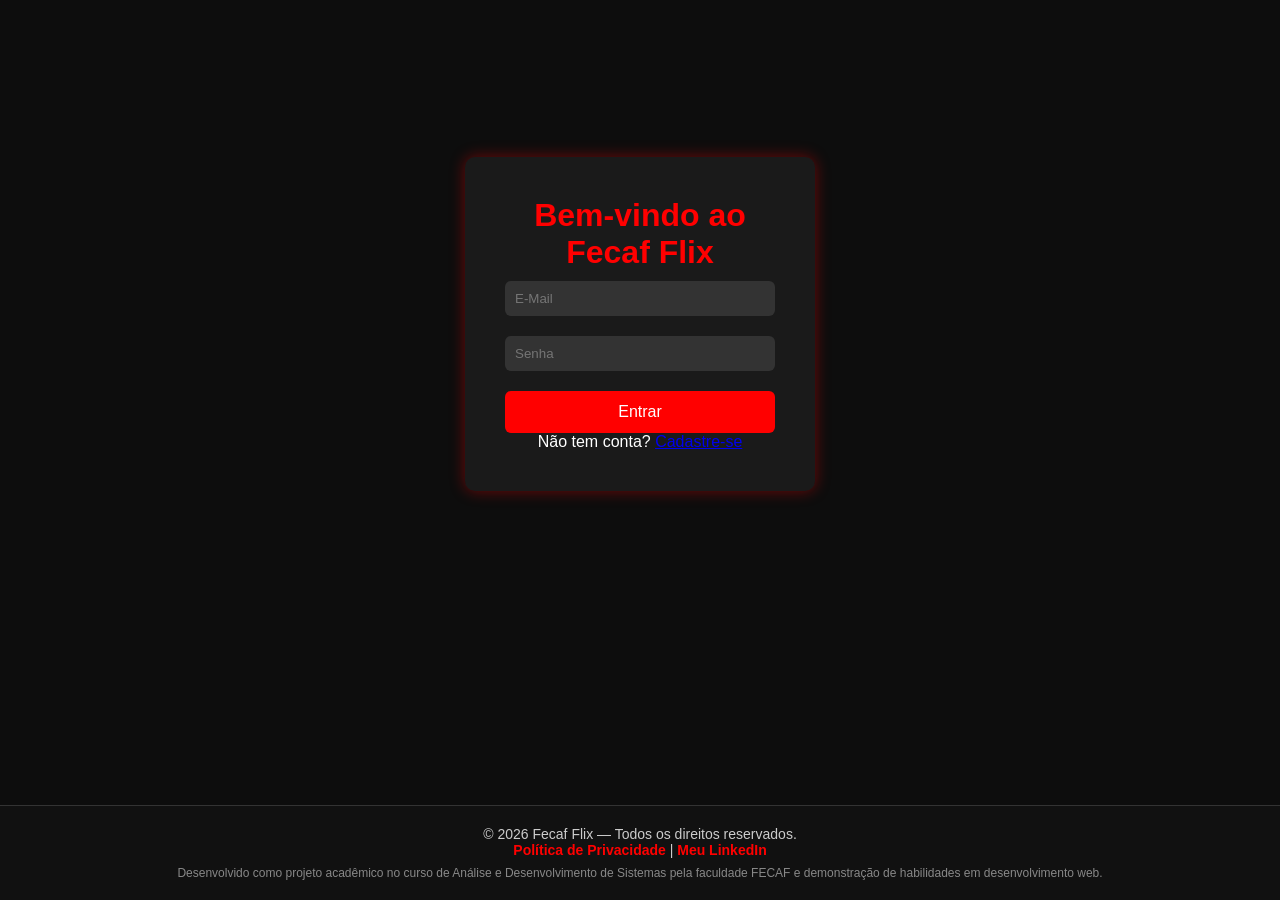
<file: index.html>
<!DOCTYPE html>
<html lang="pt-BR">
<head>
  <meta charset="UTF-8">
  <meta name="viewport" content="width=device-width, initial-scale=1.0">
  <title>Fecaf Flix - Login</title>
  <link rel="stylesheet" href="public/css/loginAdm.css">
  <script src="public/js/login.js" defer></script>
</head>
<body>
    <div class="page-wrapper">
      <main class="login-container">
        <h1>Bem-vindo ao Fecaf Flix</h1>

    <form id="form-login">
      <input class="input-group" type="email" id="loginEmail" placeholder="E-Mail" required>
      <input class="input-group" type="password" id="loginSenha" placeholder="Senha" required>
      <button type="submit" class="btn">Entrar</button>
    </form>

    <p>Não tem conta? <a href="#" id="btn-cadastrar">Cadastre-se</a></p>

    <div class="login-container" id="cadastroContainer" style="display: none;">
      <h2>Cadastro</h2>

      <form id="formCadastro">
          <div class="input-group">
              <label for="cadEmail">E-mail</label>
              <input type="email" id="cadEmail" required>
          </div>

          <div class="input-group">
              <label for="cadNome">Nome</label>
              <input type="text" id="cadNome" required>
          </div>

          <div class="input-group">
              <label for="cadSobrenome">Sobrenome</label>
              <input type="text" id="cadSobrenome" required>
          </div>

          <div class="input-group">
              <label for="cadDataNascimento">Data de Nascimento</label>
              <input type="date" id="cadDataNascimento" required>
          </div>

          <div class="input-group">
              <label for="cadSenha">Senha</label>
              <input type="password" id="cadSenha" required>
          </div>

          <button type="submit" class="btn">Cadastrar</button>
      </form>

      <p id="mensagem" class="erro"></p>
    </div>

      </main>

      <footer class="footer">
      <p>© 2026 Fecaf Flix — Todos os direitos reservados.</p>

      <p>
        <a href="politica-de-privacidade.html" target="_blank">Política de Privacidade</a> |
        <a href="https://www.linkedin.com/in/william-kerpen/" target="_blank">Meu LinkedIn</a>
      </p>

      <p class="sobre">
                    Desenvolvido como projeto acadêmico no curso de
            Análise e Desenvolvimento de Sistemas pela faculdade FECAF e demonstração de habilidades em desenvolvimento web.
      </p>
      </footer>

  </div>  
</body>
</html>
</file>
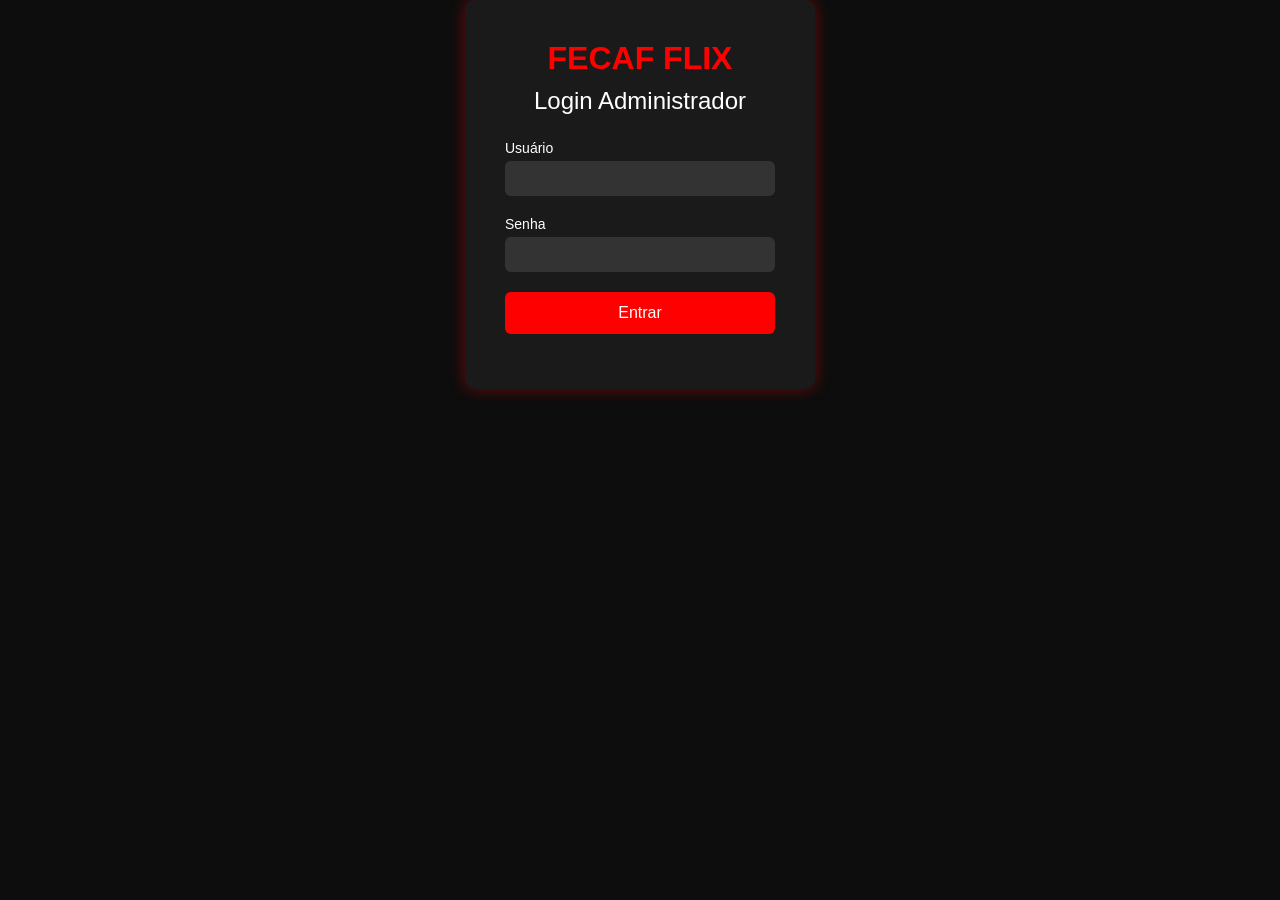
<file: admin.html>
<!DOCTYPE html>
<html lang="pt-BR">
<head>
    <meta charset="UTF-8">
    <meta name="viewport" content="width=device-width, initial-scale=1.0">
    <title>Admin - FECAF FLIX</title>

    <!-- CSS -->
    <link rel="stylesheet" href="public/css/admin.css">

    <!-- JS -->
    <script src="./public/js/admin.js" defer></script>
</head>

<body>

    <!-- SIDEBAR LATERAL -->
    <aside class="sidebar">
        <h2>FECAF FLIX</h2>

        <nav>
            <button class="menu-btn" data-modal="modalAddVideo">➕ Adicionar Vídeo</button>
            <button class="menu-btn" data-modal="modalUsers">👥 Lista de Usuários</button>
            <button class="menu-btn" data-modal="modalAddAdmin">⭐ Criar Admin</button>
            <button class="menu-btn" data-modal="modalFilmes">🎬 Lista de Filmes</button>
            <button class="menu-btn" data-modal="modalGenero">🏷 Adicionar Gênero</button>
        </nav>

        <button id="logoutBtn" class="logout">Sair</button>
    </aside>

 <!-- CONTEÚDO PRINCIPAL -->
<main class="content">
  <h1>Painel Administrativo</h1>
  <p>Selecione uma opção no menu ao lado.</p>
  <p id="mensagem" class="mensagem"></p>
</main>

<!-- MODAL: Adicionar Vídeo -->
<div class="modal" id="modalAddVideo">
  <div class="modal-content">
    <span class="close">&times;</span>
    <h2>Cadastrar Novo Vídeo</h2>

    <form id="formVideo" enctype="multipart/form-data">

      <div class="input-group">
        <label for="nome_filme">Nome do Filme</label>
        <input type="text" id="nome_filme" required>
      </div>

      <div class="input-group">
        <label for="ano">Ano</label>
        <input type="number" id="ano" min="1900" max="2099" required>
      </div>

      <div class="input-group">
        <label for="sinopse">Sinopse</label>
        <textarea id="sinopse" rows="4" required></textarea>
      </div>

      <div class="input-group">
        <label for="genero">Gênero</label>
        <select id="genero" required></select>
      </div>

      <div class="input-group">
        <label for="capa">Capa do Filme</label>
        <input type="file" id="capa" accept="image/*" required>
        <img id="previewCapa" class="preview" style="display:none;">
      </div>

      <div class="input-group">
        <label for="video">Arquivo de Vídeo</label>
        <input type="file" id="video" accept="video/mp4" required>
        <video id="previewVideo" class="preview" controls style="display:none;"></video>
      </div>

      <button type="submit" class="btn">Cadastrar Vídeo</button>
    </form>
  </div>
</div>

<!-- MODAL: Lista de Usuários -->
<div class="modal" id="modalUsers">
  <div class="modal-content">
    <span class="close">&times;</span>
    <h2>Lista de Usuários</h2>
    <div id="listaUsuarios"></div>
  </div>
</div>

<!-- MODAL: Criar Admin -->
<div class="modal" id="modalAddAdmin">
  <div class="modal-content">
    <span class="close">&times;</span>
    <h2>Criar Novo Admin</h2>
    <form id="formAdmin">
      <input type="text" id="adminNome" placeholder="Nome" required>
      <input type="text" id="adminCargo" placeholder="Cargo" required>
      <input type="password" id="adminSenha" placeholder="Senha" required>
      <button class="btn" type="submit">Criar Admin</button>
    </form>
  </div>
</div>

<!-- MODAL: Lista de Filmes -->
<div class="modal" id="modalFilmes">
  <div class="modal-content">
    <span class="close">&times;</span>
    <h2>Lista de Filmes</h2>
    <div id="listaFilmes"></div>
  </div>
</div>

<!-- MODAL: Adicionar Gênero -->
<div class="modal" id="modalGenero">
  <div class="modal-content">
    <span class="close">&times;</span>
    <h2>Adicionar Gênero</h2>
    <form id="formGenero">
      <input type="text" id="nomeGenero" placeholder="Nome do gênero" required>
      <button class="btn" type="submit">Adicionar</button>
    </form>
  </div>
</div>

</body>
</html>
</file>
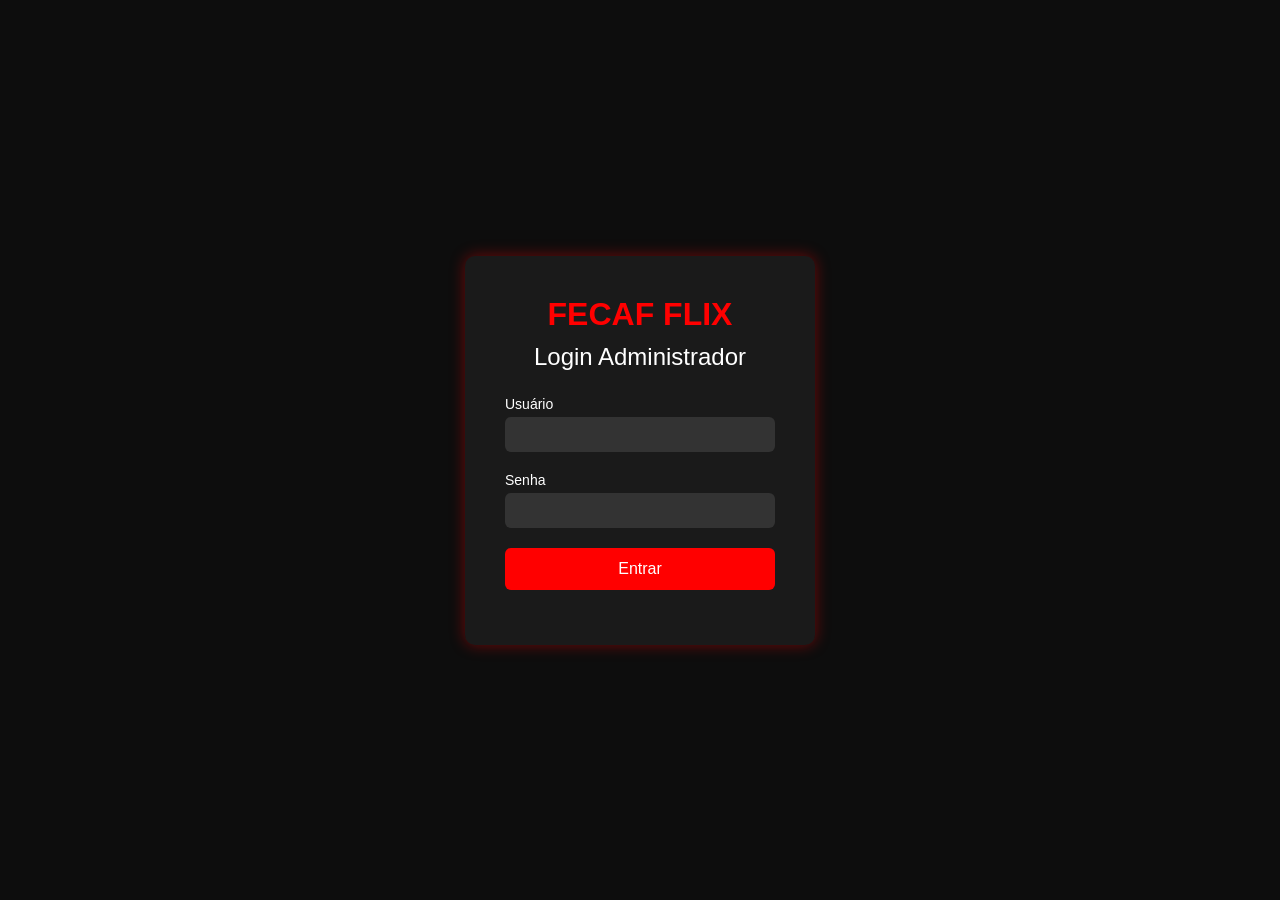
<file: fecaf-flix.html>
<!DOCTYPE html>
<html lang="pt-BR">
<head>
  <meta charset="UTF-8">
  <meta name="viewport" content="width=device-width, initial-scale=1.0">
  <title>Fecaf Flix</title>
  <link rel="stylesheet" href="/public/css/fecaf-flix.css">
  <script src="/public/js/fecaf-flix.js" defer></script>
</head>
<body>

<header class="navbar">
  <h1>Fecaf Flix</h1>
  <input type="text" id="search" placeholder="Buscar filmes...">
</header>

<main id="catalogo"></main>

</body>
</html>
</file>
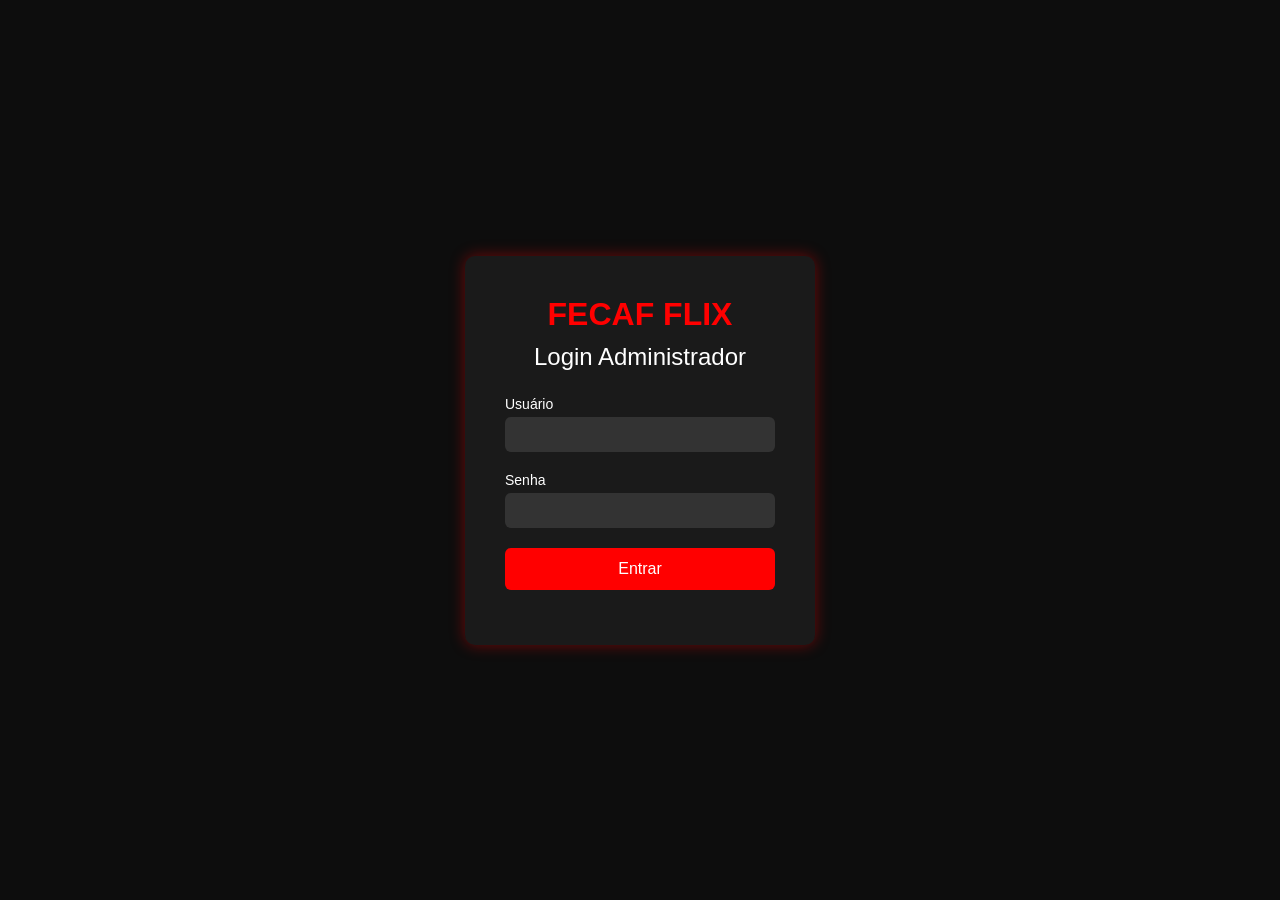
<file: login.html>
<!DOCTYPE html>
<html lang="pt-BR">
<head>
    <meta charset="UTF-8">
    <meta name="viewport" content="width=device-width, initial-scale=1.0">
    <title>Login Admin - FECAF FLIX</title>
    <link rel="stylesheet" href="public/css/login.css">
    <script src="./public/js/login.js" defer></script>
</head>
<body>

    <div class="login-container">
        <h1>FECAF FLIX</h1>
        <h2>Login Administrador</h2>

        <form id="formLogin">
            <div class="input-group">
                <label for="nome">Usuário</label>
                <input type="text" id="nome" name="nome" required>
            </div>

            <div class="input-group">
                <label for="senha">Senha</label>
                <input type="password" id="senha" name="senha" required>
            </div>

            <button type="submit" class="btn">Entrar</button>

            <p id="erro" class="erro"></p>
        </form>
    </div>

</body>
</html>
</file>
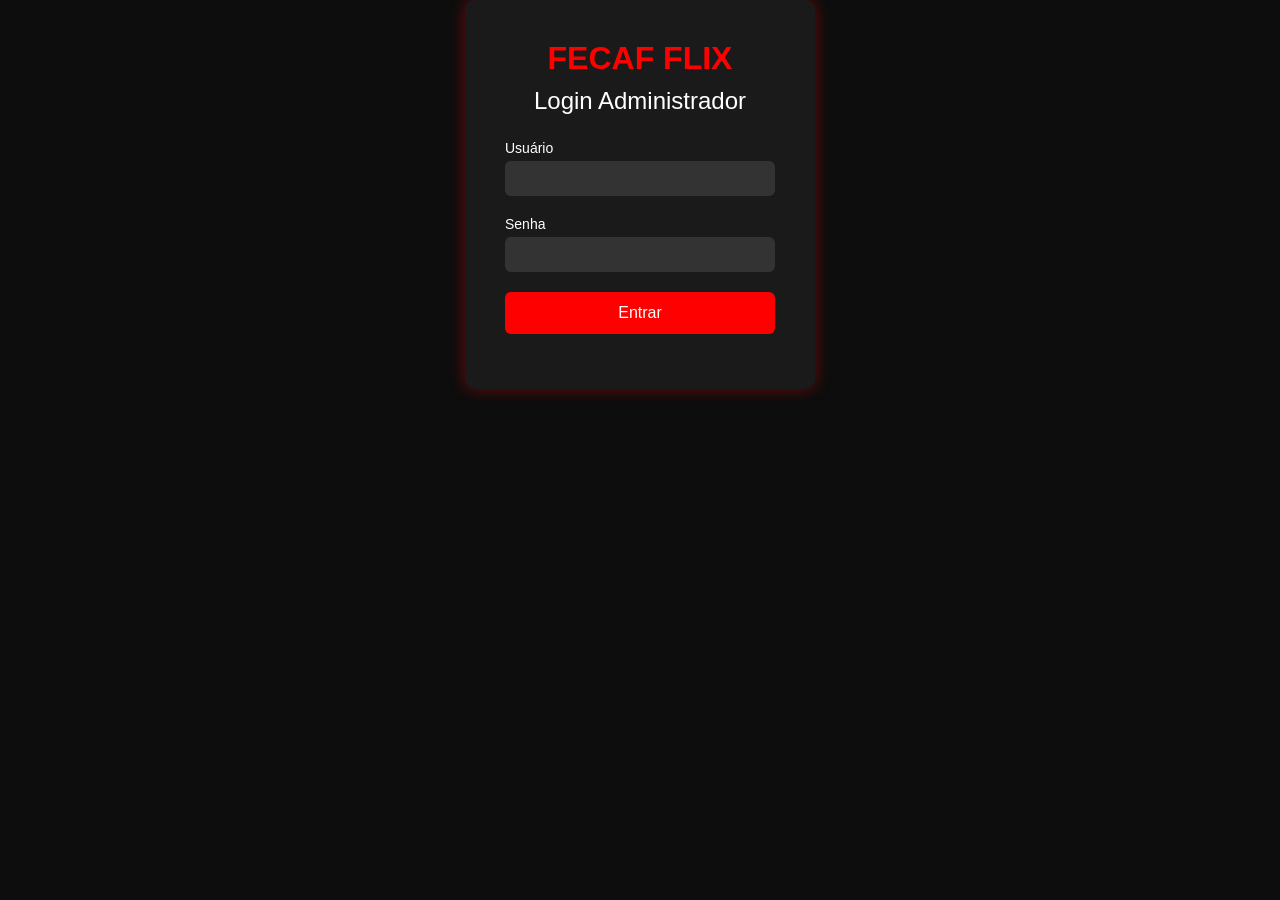
<file: loginAdm.html>
<!DOCTYPE html>
<html lang="pt-BR">
<head>
    <meta charset="UTF-8">
    <meta name="viewport" content="width=device-width, initial-scale=1.0">
    <title>Login Admin - FECAF FLIX</title>
    <link rel="stylesheet" href="public/css/loginAdm.css">
    <script src="./public/js/loginAdm.js" defer></script>
</head>
<body>

    <div class="login-container">
        <h1>FECAF FLIX</h1>
        <h2>Login Administrador</h2>

        <form id="formLogin">
            <div class="input-group">
                <label for="nome">Usuário</label>
                <input type="text" id="nome" name="nome" required>
            </div>

            <div class="input-group">
                <label for="senha">Senha</label>
                <input type="password" id="senha" name="senha" required>
            </div>

            <button type="submit" class="btn">Entrar</button>

            <p id="erro" class="erro"></p>
        </form>
    </div>

</body>
</html>
</file>
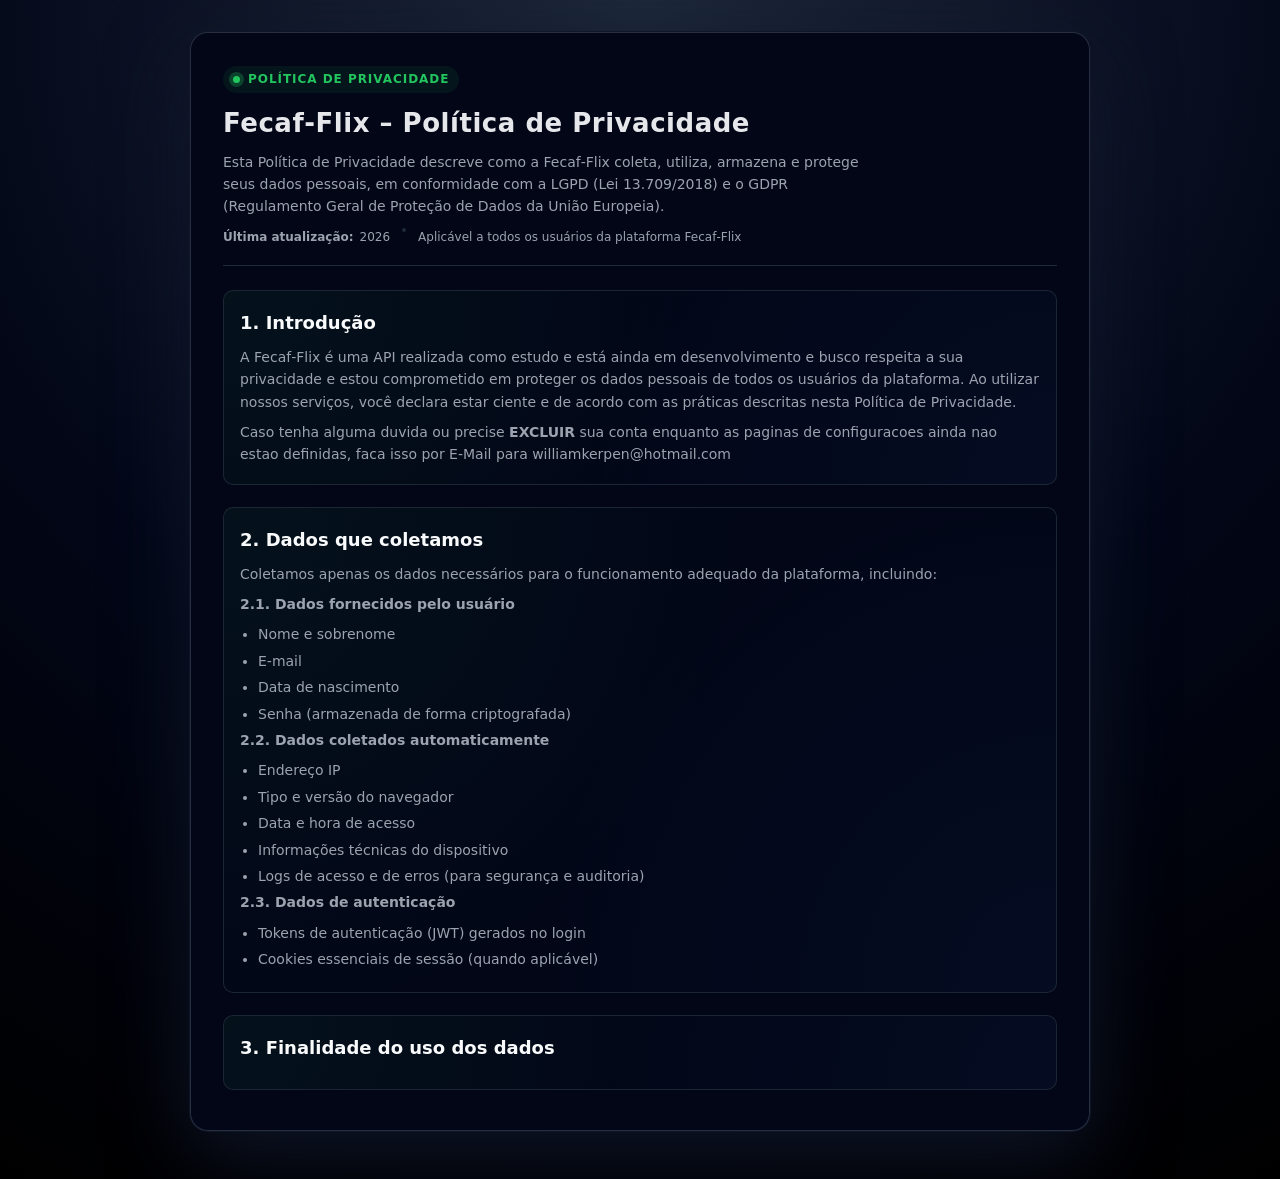
<file: politica-de-privacidade.html>
<!DOCTYPE html>
<html lang="pt-BR">
<head>
  <meta charset="UTF-8" />
  <title>Política de Privacidade – Fecaf‑Flix</title>
  <meta name="viewport" content="width=device-width, initial-scale=1" />
  <link rel="stylesheet" href="public/css/politica-de-privacidade.css">
</head>
<body>
  <main class="container">
    <header>
      <div class="badge">
        <span class="badge-dot"></span>
        Política de Privacidade
      </div>
      <h1>Fecaf‑Flix – Política de Privacidade</h1>
      <p class="subtitle">
        Esta Política de Privacidade descreve como a Fecaf‑Flix coleta, utiliza, armazena e protege seus dados pessoais,
        em conformidade com a LGPD (Lei 13.709/2018) e o GDPR (Regulamento Geral de Proteção de Dados da União Europeia).
      </p>
      <div class="meta">
        <span><strong>Última atualização:</strong> 2026</span>
        <span class="meta-dot"></span>
        <span>Aplicável a todos os usuários da plataforma Fecaf‑Flix</span>
      </div>
    </header>

    <section class="section">
      <h2>1. Introdução</h2>
      <p>
        A Fecaf‑Flix é uma API realizada como estudo e está ainda em desenvolvimento e busco respeita a sua privacidade e estou comprometido em proteger os dados pessoais de todos os usuários da
        plataforma. Ao utilizar nossos serviços, você declara estar ciente e de acordo com as práticas descritas nesta
        Política de Privacidade.
      </p>
      <p>
        Caso tenha alguma duvida ou precise <strong>EXCLUIR</strong> sua conta enquanto as paginas de configuracoes ainda nao estao definidas, 
        faca isso por E-Mail para williamkerpen@hotmail.com
      </p>
    </section>

    <section class="section">
      <h2>2. Dados que coletamos</h2>
      <p>Coletamos apenas os dados necessários para o funcionamento adequado da plataforma, incluindo:</p>

      <p><strong>2.1. Dados fornecidos pelo usuário</strong></p>
      <ul>
        <li>Nome e sobrenome</li>
        <li>E‑mail</li>
        <li>Data de nascimento</li>
        <li>Senha (armazenada de forma criptografada)</li>
      </ul>

      <p><strong>2.2. Dados coletados automaticamente</strong></p>
      <ul>
        <li>Endereço IP</li>
        <li>Tipo e versão do navegador</li>
        <li>Data e hora de acesso</li>
        <li>Informações técnicas do dispositivo</li>
        <li>Logs de acesso e de erros (para segurança e auditoria)</li>
      </ul>

      <p><strong>2.3. Dados de autenticação</strong></p>
      <ul>
        <li>Tokens de autenticação (JWT) gerados no login</li>
        <li>Cookies essenciais de sessão (quando aplicável)</li>
      </ul>
    </section>

    <section class="section">
      <h2>3. Finalidade do uso dos dados</h2>
</file>
<file: public/css/loginAdm.css>
* {
    margin: 0;
    padding: 0;
    box-sizing: border-box;
    font-family: Arial, Helvetica, sans-serif;
}

body {
    background: #0d0d0d;
    color: #fff;
    margin: 0;
    min-height: 100vh;
}

.page-wrapper {
    min-height: 100vh;
    display: flex;
    flex-direction: column;
}

/* main centralizado, mas sem brigar com o footer */
.login-container {
    background: #1a1a1a;
    padding: 40px;
    width: 350px;
    border-radius: 10px;
    box-shadow: 0 0 15px rgba(255, 0, 0, 0.4);
    text-align: center;
    margin: auto; /* centraliza dentro do page-wrapper */
}

.login-container {
    background: #1a1a1a;
    padding: 40px;
    width: 350px;
    border-radius: 10px;
    box-shadow: 0 0 15px rgba(255, 0, 0, 0.4);
    text-align: center;
}

h1 {
    color: #ff0000;
    margin-bottom: 10px;
}

h2 {
    margin-bottom: 25px;
    font-weight: 300;
}

.input-group {
    text-align: left;
    margin-bottom: 20px;
}

label {
    font-size: 14px;
    margin-bottom: 5px;
    display: block;
}

input {
    width: 100%;
    padding: 10px;
    border-radius: 6px;
    border: none;
    outline: none;
    background: #333;
    color: #fff;
}

.btn {
    width: 100%;
    padding: 12px;
    background: #ff0000;
    border: none;
    border-radius: 6px;
    color: #fff;
    font-size: 16px;
    cursor: pointer;
}

.btn:hover {
    background: #cc0000;
}

.erro {
    margin-top: 15px;
    color: #ff4d4d;
    font-size: 14px;
}

.modal-cadastro {
    position: fixed;
    inset: 0;
    background: rgba(0, 0, 0, 0.8);
    display: flex;
    justify-content: center;
    align-items: center;
}

/* footer sempre embaixo */
.footer {
    margin-top: auto;
    padding: 20px;
    text-align: center;
    color: #ccc;
    font-size: 14px;
    background: #111;
    border-top: 1px solid #333;
}

.footer a {
    color: #ff0000;
    text-decoration: none;
    font-weight: bold;
}

.footer a:hover {
    text-decoration: underline;
}

.footer .sobre {
    margin-top: 8px;
    font-size: 12px;
    color: #888;
}
</file>
<file: public/css/admin.css>
* {
    margin: 0;
    padding: 0;
    box-sizing: border-box;
    font-family: Arial, Helvetica, sans-serif;
}

body {
    background: #0d0d0d;
    color: #fff;
}

.topbar {
    background: #1a1a1a;
    padding: 20px;
    display: flex;
    justify-content: space-between;
    align-items: center;
    border-bottom: 2px solid #ff0000;
}

.logout {
    background: #ff0000;
    border: none;
    padding: 10px 18px;
    border-radius: 6px;
    color: #fff;
    cursor: pointer;
}

.container {
    max-width: 600px;
    margin: 40px auto;
    background: #1a1a1a;
    padding: 30px;
    border-radius: 10px;
    box-shadow: 0 0 15px rgba(255, 0, 0, 0.4);
}

h2 {
    margin-bottom: 25px;
    text-align: center;
}

.input-group {
    margin-bottom: 20px;
}

label {
    display: block;
    margin-bottom: 8px;
    font-size: 14px;
}

input, textarea, select {
    width: 100%;
    padding: 12px;
    border-radius: 6px;
    border: none;
    background: #333;
    color: #fff;
    margin: 5px;
}

.btn {
    width: 100%;
    padding: 14px;
    background: #ff0000;
    border: none;
    border-radius: 6px;
    color: #fff;
    font-size: 16px;
    cursor: pointer;
    margin-top: 15px;
}

.btn:hover {
    background: #cc0000;
}

.preview {
    margin-top: 10px;
    width: 100%;
    max-height: 250px;
    object-fit: cover;
    border-radius: 6px;
    display: none;
}

.mensagem {
    margin-top: 15px;
    text-align: center;
    font-size: 15px;
}

/* SIDEBAR */
.sidebar {
    width: 260px;
    height: 100vh;
    background: #111;
    color: #fff;
    position: fixed;
    left: 0;
    top: 0;
    padding: 20px;
    display: flex;
    flex-direction: column;
    gap: 20px;
}

.sidebar h2 {
    text-align: center;
    margin-bottom: 10px;
}

.sidebar nav {
    display: flex;
    flex-direction: column;
    gap: 10px;
}

.menu-btn {
    background: #222;
    color: #fff;
    padding: 12px;
    border: none;
    cursor: pointer;
    border-radius: 6px;
    text-align: left;
    transition: 0.2s;
}

.menu-btn:hover {
    background: #333;
}

.logout {
    margin-top: auto;
    background: #ff4444;
    padding: 12px;
    border: none;
    color: #fff;
    border-radius: 6px;
    cursor: pointer;
}

/* CONTEÚDO */
.content {
    margin-left: 280px;
    padding: 30px;
}

/* MODAL */
.modal {
    display: none;
    position: fixed;
    inset: 0;
    background: rgba(0,0,0,0.7);
    justify-content: center;
    align-items: center;
    z-index: 999;
}

.modal-content {
    background: #fff;
    color: #0d0d0d;
    width: 90%;
    max-width: 600px;
    max-height: 80vh;
    overflow-y: auto;
    padding: 20px;
    border-radius: 10px;
    position: relative;
    margin: 15px;
}

/* BOTÃO FECHAR */
.close {
    position: absolute;
    right: 15px;
    top: 10px;
    font-size: 28px;
    cursor: pointer;
}

/* RESPONSIVO */
@media (max-width: 768px) {
    .sidebar {
        width: 200px;
    }
    .content {
        margin-left: 220px;
    }
}
</file>
<file: public/css/fecaf-flix.css>
body {
  background: #000;
  color: #fff;
  margin: 0;
  font-family: Arial, sans-serif;
}

.navbar {
  display: flex;
  justify-content: space-between;
  padding: 1rem 2rem;
  background: #111;
}

#search {
  padding: .5rem;
  border-radius: 4px;
  border: none;
}

.secao {
  margin: 2rem;
}

.secao h2 {
  margin-left: .5rem;
}

.lista-filmes {
  display: flex;
  overflow-x: auto;
  gap: 1rem;
  padding: 1rem;
  scroll-behavior: smooth;
}
/*Ocutar scroobar hotrizontal*/
.lista-filmes::-webkit-scrollbar {
  height: 0;
}

.card {
  min-width: 180px;
  background: #222;
  border-radius: 8px;
  overflow: hidden;
  transition: .3s;
}

.card:hover {
  transform: scale(1.05);
}

.card img {
  width: 100%;
  height: 260px;
  object-fit: cover;
}

.card h3 {
  margin: .5rem;
  font-size: 1rem;
}

.card-content {
  position: relative;
}

.overlay {
  position: absolute;
  top: 0;
  left: 0;
  width: 100%;
  height: 100%;
  background: rgba(0,0,0,0.8);
  color: #fff;
  opacity: 0;
  transition: opacity .3s;
  display: flex;
  flex-direction: column;
  justify-content: center;
  align-items: center;
  text-align: center;
  padding: 1rem;
}

.card-content:hover .overlay {
  opacity: 1;
}

.play-btn {
  background: #e50914;
  border: none;
  padding: .5rem 1rem;
  color: #fff;
  border-radius: 4px;
  cursor: pointer;
  margin-top: .5rem;
}

/* ================================
   PLAYER FULLSCREEN (MOBILE + DESKTOP)
   ================================ */
.player {
  position: fixed;
  top: 0;
  left: 0;
  width: 100%;
  height: 100%;
  background: rgba(0,0,0,0.9);
  display: flex;
  justify-content: center;
  align-items: center;
  z-index: 9999;
  pointer-events: none;
}

.player video {
  width: 90vw;
  max-height: 90vh;
  border-radius: 10px;
  pointer-events: auto;
  z-index: 10000;
  background: #000;
}

.fechar-player {
  position: absolute;
  top: 20px;
  right: 40px;
  background: transparent;
  color: #fff;
  font-size: 2rem;
  border: none;
  cursor: pointer;
  pointer-events: auto;
  z-index: 10001;
}
</file>
<file: public/css/login.css>
* {
    margin: 0;
    padding: 0;
    box-sizing: border-box;
    font-family: Arial, Helvetica, sans-serif;
}

body {
    background: #0d0d0d;
    color: #fff;
    display: flex;
    justify-content: center;
    align-items: center;
    height: 100vh;
}

.login-container {
    background: #1a1a1a;
    padding: 40px;
    width: 350px;
    border-radius: 10px;
    box-shadow: 0 0 15px rgba(255, 0, 0, 0.4);
    text-align: center;
}

h1 {
    color: #ff0000;
    margin-bottom: 10px;
}

h2 {
    margin-bottom: 25px;
    font-weight: 300;
}

.input-group {
    text-align: left;
    margin-bottom: 20px;
}

label {
    font-size: 14px;
    margin-bottom: 5px;
    display: block;
}

input {
    width: 100%;
    padding: 10px;
    border-radius: 6px;
    border: none;
    outline: none;
    background: #333;
    color: #fff;
}

.btn {
    width: 100%;
    padding: 12px;
    background: #ff0000;
    border: none;
    border-radius: 6px;
    color: #fff;
    font-size: 16px;
    cursor: pointer;
}

.btn:hover {
    background: #cc0000;
}

.erro {
    margin-top: 15px;
    color: #ff4d4d;
    font-size: 14px;
}
</file>
<file: public/css/politica-de-privacidade.css>
:root {
      --bg: #050816;
      --card: #0f172a;
      --accent: #22c55e;
      --accent-soft: rgba(34, 197, 94, 0.15);
      --text: #e5e7eb;
      --muted: #9ca3af;
      --border: #1f2937;
      --danger: #f97373;
      --radius: 10px;
    }

    * {
      box-sizing: border-box;
      margin: 0;
      padding: 0;
    }

    body {
      font-family: system-ui, -apple-system, BlinkMacSystemFont, "Segoe UI", sans-serif;
      background: radial-gradient(circle at top, #1e293b 0, #020617 55%, #000 100%);
      color: var(--text);
      line-height: 1.6;
      padding: 32px 16px 48px;
      display: flex;
      justify-content: center;
    }

    .container {
      width: 100%;
      max-width: 900px;
      background: linear-gradient(145deg, #020617, #020617);
      border-radius: 18px;
      border: 1px solid rgba(148, 163, 184, 0.25);
      box-shadow:
        0 24px 80px rgba(15, 23, 42, 0.9),
        0 0 0 1px rgba(15, 23, 42, 0.9);
      padding: 28px 22px 32px;
    }

    @media (min-width: 768px) {
      .container {
        padding: 32px 32px 40px;
      }
    }

    header {
      margin-bottom: 24px;
      border-bottom: 1px solid var(--border);
      padding-bottom: 18px;
    }

    .badge {
      display: inline-flex;
      align-items: center;
      gap: 8px;
      padding: 4px 10px;
      border-radius: 999px;
      background: rgba(34, 197, 94, 0.08);
      color: var(--accent);
      font-size: 12px;
      font-weight: 600;
      text-transform: uppercase;
      letter-spacing: 0.08em;
      margin-bottom: 10px;
    }

    .badge-dot {
      width: 7px;
      height: 7px;
      border-radius: 999px;
      background: var(--accent);
      box-shadow: 0 0 0 4px rgba(34, 197, 94, 0.25);
    }

    h1 {
      font-size: 26px;
      margin-bottom: 6px;
      letter-spacing: 0.02em;
    }

    .subtitle {
      font-size: 14px;
      color: var(--muted);
      max-width: 640px;
    }

    .meta {
      margin-top: 10px;
      font-size: 12px;
      color: var(--muted);
      display: flex;
      flex-wrap: wrap;
      gap: 12px;
    }

    .meta span {
      display: inline-flex;
      align-items: center;
      gap: 6px;
    }

    .meta-dot {
      width: 4px;
      height: 4px;
      border-radius: 999px;
      background: var(--border);
    }

    .section {
      margin-top: 22px;
      padding: 18px 16px 18px;
      border-radius: var(--radius);
      background: radial-gradient(circle at top left, rgba(34, 197, 94, 0.06), transparent 55%),
                  radial-gradient(circle at bottom right, rgba(59, 130, 246, 0.05), transparent 55%),
                  #020617;
      border: 1px solid rgba(31, 41, 55, 0.9);
    }

    .section h2 {
      font-size: 18px;
      margin-bottom: 8px;
      color: #f9fafb;
    }

    .section p {
      font-size: 14px;
      color: var(--muted);
      margin-bottom: 8px;
    }

    .section p:last-child {
      margin-bottom: 0;
    }

    .section ul {
      margin: 6px 0 4px 18px;
      font-size: 14px;
      color: var(--muted);
    }

    .section li {
      margin-bottom: 4px;
    }

    .highlight {
      background: rgba(34, 197, 94, 0.08);
      border-left: 3px solid var(--accent);
      padding: 10px 12px;
      border-radius: 8px;
      font-size: 13px;
      color: var(--muted);
      margin-top: 8px;
    }

    .contact-box {
      margin-top: 10px;
      padding: 10px 12px;
      border-radius: 10px;
      background: rgba(15, 23, 42, 0.9);
      border: 1px solid rgba(55, 65, 81, 0.9);
      font-size: 14px;
    }

    .contact-box strong {
      color: #e5e7eb;
    }

    .email {
      color: var(--accent);
      font-weight: 600;
      word-break: break-all;
    }

    footer {
      margin-top: 26px;
      font-size: 11px;
      color: var(--muted);
      text-align: center;
      opacity: 0.8;
    }

    footer a {
      color: var(--accent);
      text-decoration: none;
    }

    footer a:hover {
      text-decoration: underline;
    }

    .danger {
      color: var(--danger);
      font-weight: 500;
    }
</file>
